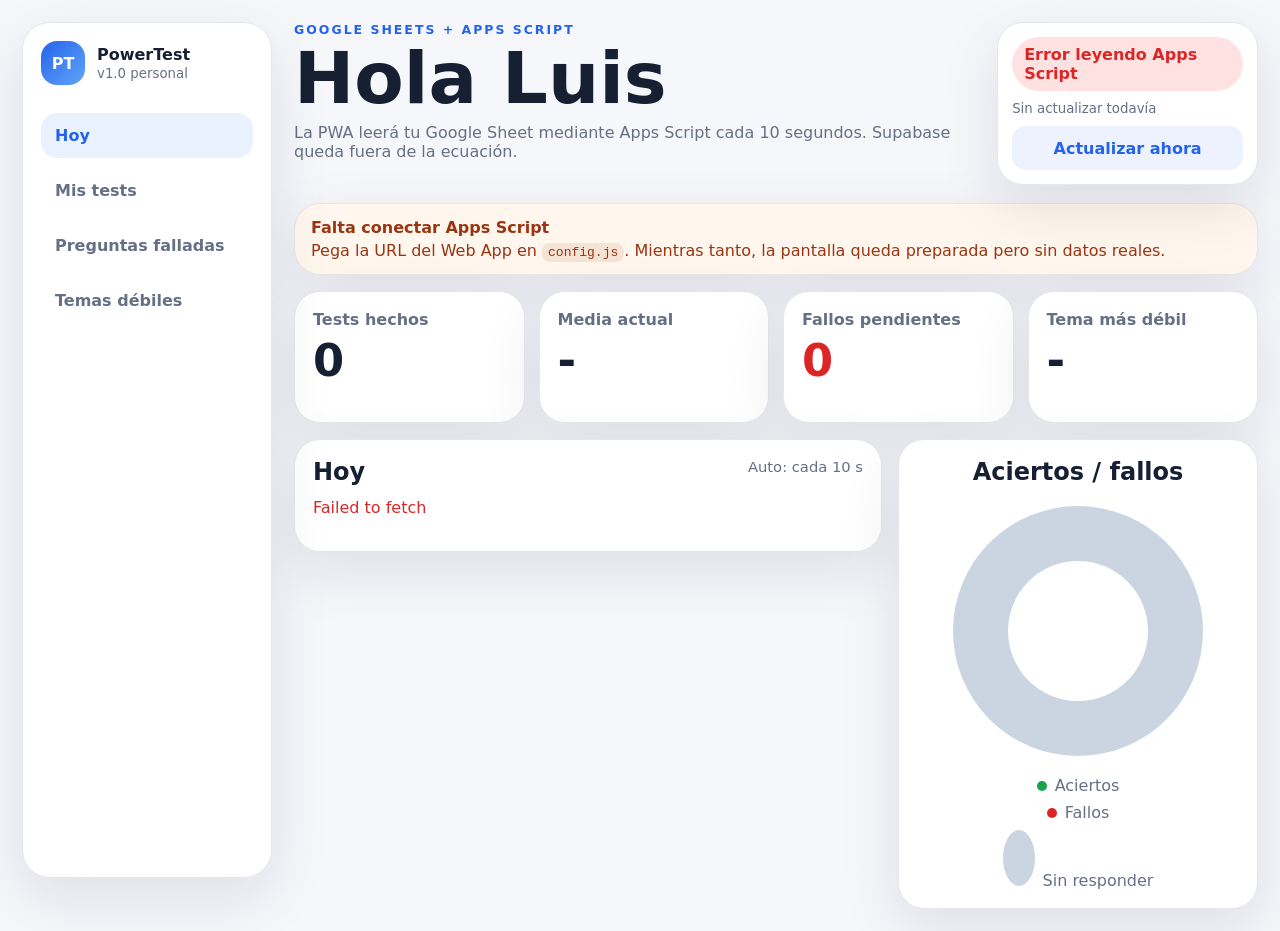
<file: index.html>
<!doctype html>
<html lang="es">
<head>
  <meta charset="utf-8" />
  <meta name="viewport" content="width=device-width, initial-scale=1, viewport-fit=cover" />
  <meta name="theme-color" content="#f5f7fb" />
  <title>PowerTest Luis</title>
  <link rel="manifest" href="manifest.webmanifest" />
  <link rel="stylesheet" href="styles.css?v=4" />
</head>
<body>
  <main class="app-shell">
    <aside class="side-nav" aria-label="Menú principal">
      <div class="brand">
        <span class="logo">PT</span>
        <div>
          <strong>PowerTest</strong>
          <small>v1.0 personal</small>
        </div>
      </div>
      <button data-view="hoy" class="nav-btn active">Hoy</button>
      <button data-view="tests" class="nav-btn">Mis tests</button>
      <button data-view="fallos" class="nav-btn">Preguntas falladas</button>
      <button data-view="temas" class="nav-btn">Temas débiles</button>
    </aside>

    <section class="main-panel">
      <header class="hero">
        <div>
          <p class="eyebrow">Google Sheets + Apps Script</p>
          <h1>Hola Luis</h1>
          <p class="subtitle">La PWA leerá tu Google Sheet mediante Apps Script cada 10 segundos. Supabase queda fuera de la ecuación.</p>
        </div>
        <div class="status-card">
          <span class="status-pill" id="connectionStatus">Preparando…</span>
          <small id="lastUpdateText">Sin actualizar todavía</small>
          <button id="refreshBtn" class="secondary">Actualizar ahora</button>
        </div>
      </header>

      <section class="setup-warning" id="setupWarning">
        <strong>Falta conectar Apps Script</strong>
        <span>Pega la URL del Web App en <code>config.js</code>. Mientras tanto, la pantalla queda preparada pero sin datos reales.</span>
      </section>

      <section class="grid" id="dashboard">
        <article class="card metric">
          <span class="metric-label">Tests hechos</span>
          <strong id="testsCount">0</strong>
        </article>
        <article class="card metric">
          <span class="metric-label">Media actual</span>
          <strong id="averageScore">-</strong>
        </article>
        <article class="card metric danger-card">
          <span class="metric-label">Fallos pendientes</span>
          <strong id="fallosCount">0</strong>
        </article>
        <article class="card metric">
          <span class="metric-label">Tema más débil</span>
          <strong id="weakTopic">-</strong>
        </article>
      </section>

      <section class="content-layout">
        <section class="card" id="contentCard">
          <div class="section-title-row">
            <h2 id="contentTitle">Hoy</h2>
            <span class="small" id="autoRefreshText">Auto: cada 10 s</span>
          </div>
          <div id="contentArea" class="list-area">Cargando…</div>
        </section>

        <section class="card chart-card">
          <h2>Aciertos / fallos</h2>
          <div class="donut" id="donutChart" style="--good: 0; --bad: 0; --empty: 100;"></div>
          <div class="legend">
            <span><i class="dot good"></i>Aciertos</span>
            <span><i class="dot bad"></i>Fallos</span>
            <span><i class="dot empty"></i>Sin responder</span>
          </div>
        </section>
      </section>
    </section>
  </main>

  <nav class="bottom-nav" aria-label="Menú móvil">
    <button data-view="hoy" class="nav-btn active">Hoy</button>
    <button data-view="tests" class="nav-btn">Tests</button>
    <button data-view="fallos" class="nav-btn">Fallos</button>
    <button data-view="temas" class="nav-btn">Temas</button>
  </nav>

  <script type="module" src="app.js?v=4"></script>
</body>
</html>
</file>
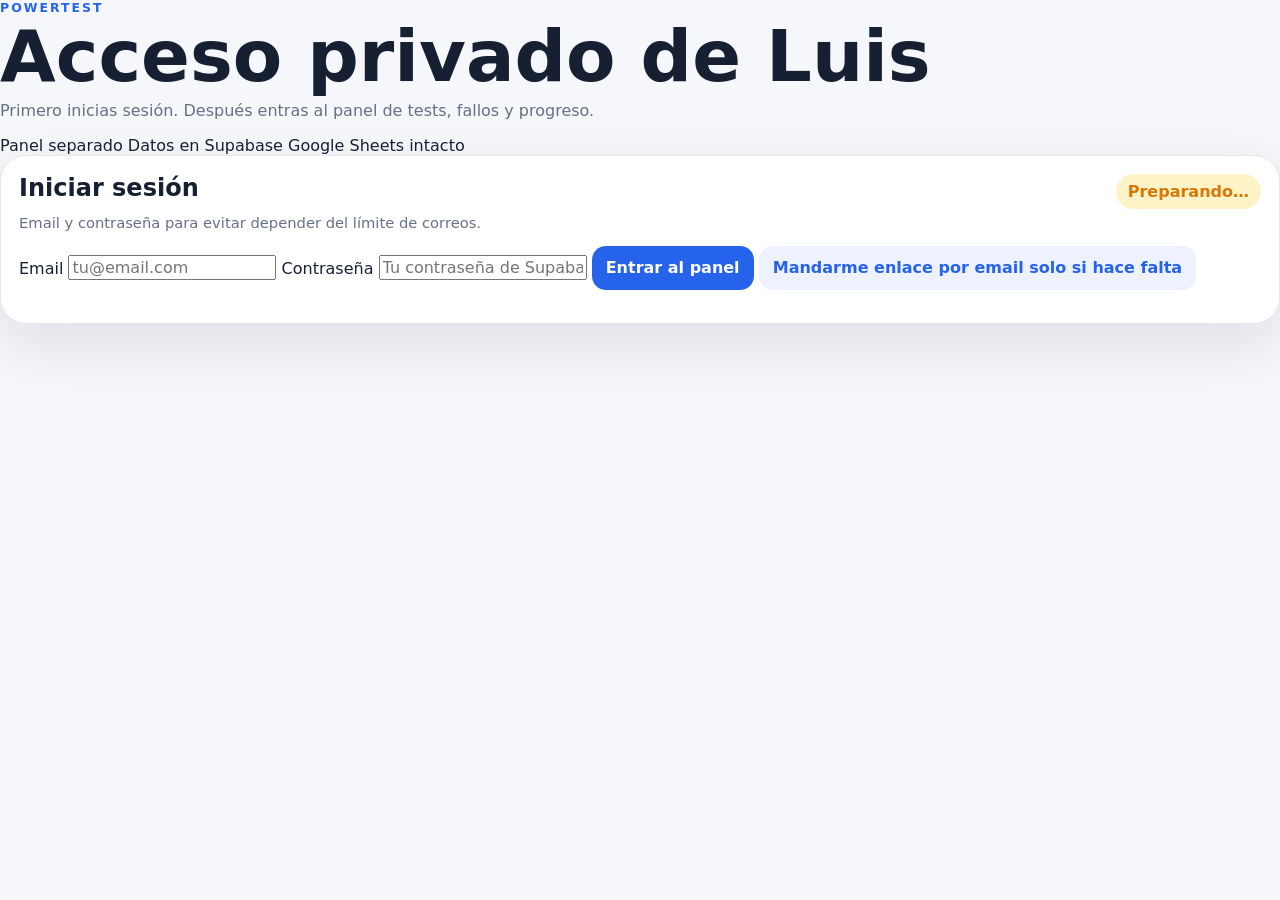
<file: login.html>
<!doctype html>
<html lang="es">
<head>
  <meta charset="utf-8" />
  <meta name="viewport" content="width=device-width, initial-scale=1, viewport-fit=cover" />
  <meta name="theme-color" content="#111827" />
  <title>Entrar · PowerTest Luis</title>
  <link rel="icon" href="icon.svg" type="image/svg+xml" />
  <link rel="manifest" href="manifest.webmanifest" />
  <link rel="stylesheet" href="styles.css?v=5" />
</head>
<body class="login-page">
  <main class="login-shell">
    <section class="login-brand" aria-labelledby="loginTitle">
      <p class="eyebrow">PowerTest</p>
      <h1 id="loginTitle">Acceso privado de Luis</h1>
      <p class="subtitle">Primero inicias sesión. Después entras al panel de tests, fallos y progreso.</p>
      <div class="login-points" aria-label="Resumen de seguridad">
        <span>Panel separado</span>
        <span>Datos en Supabase</span>
        <span>Google Sheets intacto</span>
      </div>
    </section>

    <section class="card login-card" aria-label="Inicio de sesión">
      <div class="section-title-row">
        <div>
          <h2>Iniciar sesión</h2>
          <p class="small">Email y contraseña para evitar depender del límite de correos.</p>
        </div>
        <div class="status-pill" id="connectionStatus">Preparando…</div>
      </div>

      <form id="loginForm" class="login-form">
        <label for="emailInput">Email</label>
        <input id="emailInput" type="email" placeholder="tu@email.com" autocomplete="email" required />

        <label for="passwordInput">Contraseña</label>
        <input id="passwordInput" type="password" placeholder="Tu contraseña de Supabase" autocomplete="current-password" required />

        <button id="loginBtn" class="primary" type="submit">Entrar al panel</button>
        <button id="magicLinkBtn" class="secondary full" type="button">Mandarme enlace por email solo si hace falta</button>
        <p class="small" id="loginMessage" role="status" aria-live="polite"></p>
      </form>
    </section>
  </main>

  <script type="module" src="login.js?v=5"></script>
</body>
</html>
</file>
<file: styles.css>
:root {
  color-scheme: light;
  --bg: #f5f7fb;
  --panel: #ffffff;
  --card: #ffffff;
  --text: #172033;
  --muted: #667085;
  --line: #e5e7eb;
  --blue: #2563eb;
  --blue-soft: #eaf1ff;
  --green: #16a34a;
  --green-soft: #dcfce7;
  --yellow: #d97706;
  --yellow-soft: #fef3c7;
  --red: #dc2626;
  --red-soft: #fee2e2;
  --shadow: 0 20px 60px rgba(15, 23, 42, .10);
}

* { box-sizing: border-box; }
html { scroll-behavior: smooth; }
body {
  margin: 0;
  font-family: Inter, system-ui, -apple-system, BlinkMacSystemFont, "Segoe UI", sans-serif;
  background: var(--bg);
  color: var(--text);
}

button, input { font: inherit; }
button { cursor: pointer; }
button:disabled { opacity: .55; cursor: wait; }

.app-shell {
  min-height: 100vh;
  display: grid;
  grid-template-columns: 250px 1fr;
  gap: 22px;
  padding: 22px;
}

.side-nav {
  position: sticky;
  top: 22px;
  height: calc(100vh - 44px);
  background: var(--panel);
  border: 1px solid var(--line);
  border-radius: 28px;
  padding: 18px;
  box-shadow: var(--shadow);
  display: flex;
  flex-direction: column;
  gap: 10px;
}

.brand {
  display: flex;
  align-items: center;
  gap: 12px;
  margin-bottom: 18px;
}
.logo {
  width: 44px;
  height: 44px;
  border-radius: 16px;
  display: grid;
  place-items: center;
  color: white;
  background: linear-gradient(135deg, #2563eb, #60a5fa);
  font-weight: 900;
}
.brand small { display: block; color: var(--muted); margin-top: 2px; }

.nav-btn {
  border: 0;
  border-radius: 16px;
  background: transparent;
  color: var(--muted);
  padding: 13px 14px;
  text-align: left;
  font-weight: 800;
}
.nav-btn.active {
  background: var(--blue-soft);
  color: var(--blue);
}

.main-panel {
  min-width: 0;
}
.hero {
  display: flex;
  justify-content: space-between;
  align-items: flex-start;
  gap: 18px;
  margin-bottom: 18px;
}
.eyebrow {
  margin: 0 0 8px;
  color: var(--blue);
  text-transform: uppercase;
  letter-spacing: .16em;
  font-size: .78rem;
  font-weight: 900;
}
h1, h2, h3, p { margin-top: 0; }
h1 { font-size: clamp(2.4rem, 7vw, 4.5rem); line-height: .92; margin-bottom: 12px; }
h2 { margin-bottom: 12px; }
.subtitle { color: var(--muted); max-width: 760px; }

.status-card,
.card,
.setup-warning {
  background: var(--card);
  border: 1px solid var(--line);
  border-radius: 26px;
  box-shadow: var(--shadow);
}
.status-card {
  min-width: 230px;
  padding: 14px;
  display: grid;
  gap: 10px;
}
.status-card small { color: var(--muted); }
.status-pill {
  display: inline-flex;
  justify-content: center;
  padding: 8px 12px;
  border-radius: 999px;
  background: var(--yellow-soft);
  color: var(--yellow);
  font-weight: 900;
}
.status-pill.ok { background: var(--green-soft); color: var(--green); }
.status-pill.error { background: var(--red-soft); color: var(--red); }

.secondary,
.primary {
  min-height: 44px;
  border: 0;
  border-radius: 14px;
  padding: 12px 14px;
  font-weight: 900;
}
.secondary { background: #eef2ff; color: var(--blue); }
.primary { background: var(--blue); color: white; }

.setup-warning {
  display: grid;
  gap: 4px;
  padding: 14px 16px;
  margin-bottom: 16px;
  background: #fff7ed;
  color: #9a3412;
}
.setup-warning[hidden] { display: none; }
.setup-warning code { background: rgba(154, 52, 18, .10); padding: 2px 6px; border-radius: 8px; }

.grid {
  display: grid;
  grid-template-columns: repeat(4, minmax(0, 1fr));
  gap: 14px;
  margin-bottom: 16px;
}
.card { padding: 18px; }
.metric { min-height: 132px; }
.metric-label { color: var(--muted); font-weight: 800; display: block; margin-bottom: 10px; }
.metric strong { font-size: clamp(1.8rem, 5vw, 2.8rem); line-height: 1; }
.danger-card strong { color: var(--red); }

.content-layout {
  display: grid;
  grid-template-columns: minmax(0, 1.5fr) 360px;
  gap: 16px;
  align-items: start;
}
.section-title-row,
.item-top {
  display: flex;
  align-items: flex-start;
  justify-content: space-between;
  gap: 12px;
}
.small { color: var(--muted); font-size: .92rem; }
.list-area { display: grid; gap: 12px; }
.item {
  border: 1px solid var(--line);
  border-radius: 20px;
  padding: 14px;
  background: #fbfdff;
}
.item.highlight { background: linear-gradient(135deg, #eff6ff, #ffffff); border-color: #bfdbfe; }
.item h3 { margin-bottom: 8px; }
.item p { color: var(--muted); margin-bottom: 6px; }
.empty { color: var(--muted); text-align: center; padding: 28px 16px; }
.error-text { color: var(--red); }

.score {
  flex: 0 0 auto;
  border-radius: 999px;
  padding: 6px 10px;
  background: var(--blue-soft);
  color: var(--blue);
}
.score.good { background: var(--green-soft); color: var(--green); }
.score.warn { background: var(--yellow-soft); color: var(--yellow); }
.score.bad { background: var(--red-soft); color: var(--red); }
.score.neutral { background: #f1f5f9; color: var(--muted); }

.chart-card { text-align: center; }
.donut {
  width: min(250px, 72vw);
  aspect-ratio: 1;
  margin: 20px auto;
  border-radius: 50%;
  background: conic-gradient(
    var(--green) 0 calc(var(--good) * 1%),
    var(--red) calc(var(--good) * 1%) calc((var(--good) + var(--bad)) * 1%),
    #cbd5e1 calc((var(--good) + var(--bad)) * 1%) 100%
  );
  position: relative;
}
.donut::after {
  content: '';
  position: absolute;
  inset: 22%;
  background: var(--card);
  border-radius: 50%;
}
.legend { display: grid; gap: 8px; justify-content: center; color: var(--muted); }
.dot { display: inline-block; width: 10px; height: 10px; border-radius: 50%; margin-right: 8px; }
.dot.good { background: var(--green); }
.dot.bad { background: var(--red); }
.dot.empty { background: #cbd5e1; }

.bottom-nav { display: none; }

@media (max-width: 980px) {
  .app-shell { grid-template-columns: 1fr; padding: 14px; padding-bottom: 86px; }
  .side-nav { display: none; }
  .hero { flex-direction: column; }
  .status-card { width: 100%; }
  .grid { grid-template-columns: repeat(2, minmax(0, 1fr)); }
  .content-layout { grid-template-columns: 1fr; }
  .bottom-nav {
    position: fixed;
    left: 12px;
    right: 12px;
    bottom: 12px;
    z-index: 20;
    display: grid;
    grid-template-columns: repeat(4, 1fr);
    gap: 6px;
    padding: 8px;
    background: rgba(255,255,255,.92);
    border: 1px solid var(--line);
    border-radius: 22px;
    box-shadow: var(--shadow);
    backdrop-filter: blur(12px);
  }
  .bottom-nav .nav-btn { text-align: center; padding: 11px 6px; font-size: .86rem; }
}

@media (max-width: 520px) {
  .grid { grid-template-columns: 1fr; }
  .section-title-row, .item-top { flex-direction: column; }
}
</file>
